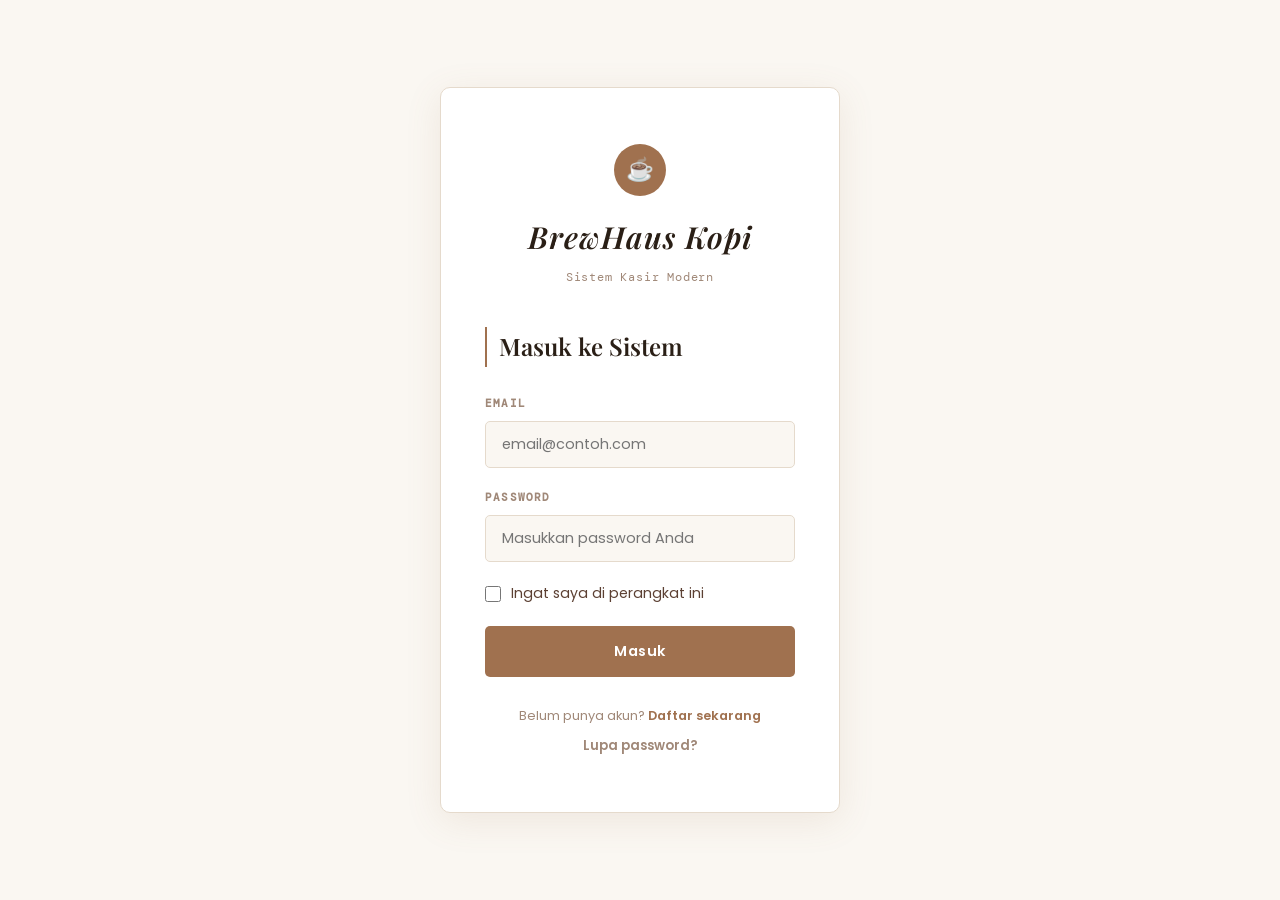
<file: G-Coffe/login.html>
<!DOCTYPE html>
<html lang="id">
<head>
  <meta charset="UTF-8" />
  <meta name="viewport" content="width=device-width, initial-scale=1.0" />
  <title>Masuk — BrewHaus Kopi</title>
  <link rel="stylesheet" href="style.css" />
</head>
<body class="auth-body">

  <div class="auth-card">
    <!-- Logo -->
    <div class="auth-logo">
      <div class="auth-logo-icon">☕</div>
      <h1>BrewHaus Kopi</h1>
      <p>Sistem Kasir Modern</p>
    </div>

    <h2 class="auth-title">Masuk ke Sistem</h2>

    <!-- Form Login -->
    <form action="index.html" method="get">

      <div class="form-group">
        <label class="form-label" for="email">Email</label>
        <input
          class="form-control"
          type="email"
          id="email"
          name="email"
          placeholder="email@contoh.com"
          required
        />
      </div>

      <div class="form-group">
        <label class="form-label" for="password">Password</label>
        <input
          class="form-control"
          type="password"
          id="password"
          name="password"
          placeholder="Masukkan password Anda"
          required
        />
      </div>

      <div class="form-group" style="display:flex; align-items:center; gap:.6rem;">
        <input type="checkbox" id="ingat" name="ingat" style="width:16px; height:16px; accent-color: var(--caramel); cursor:pointer;" />
        <label for="ingat" style="font-size:.88rem; color:var(--text-mid); cursor:pointer;">Ingat saya di perangkat ini</label>
      </div>

      <a href="index.html" class="btn-primary">Masuk</a>
    </form>

    <div class="auth-footer">
      Belum punya akun? <a href="register.html">Daftar sekarang</a>
    </div>
    <div class="auth-footer" style="margin-top:.5rem;">
      <a href="#" style="color:var(--text-light); font-size:.82rem;">Lupa password?</a>
    </div>
  </div>

</body>
</html>
</file>
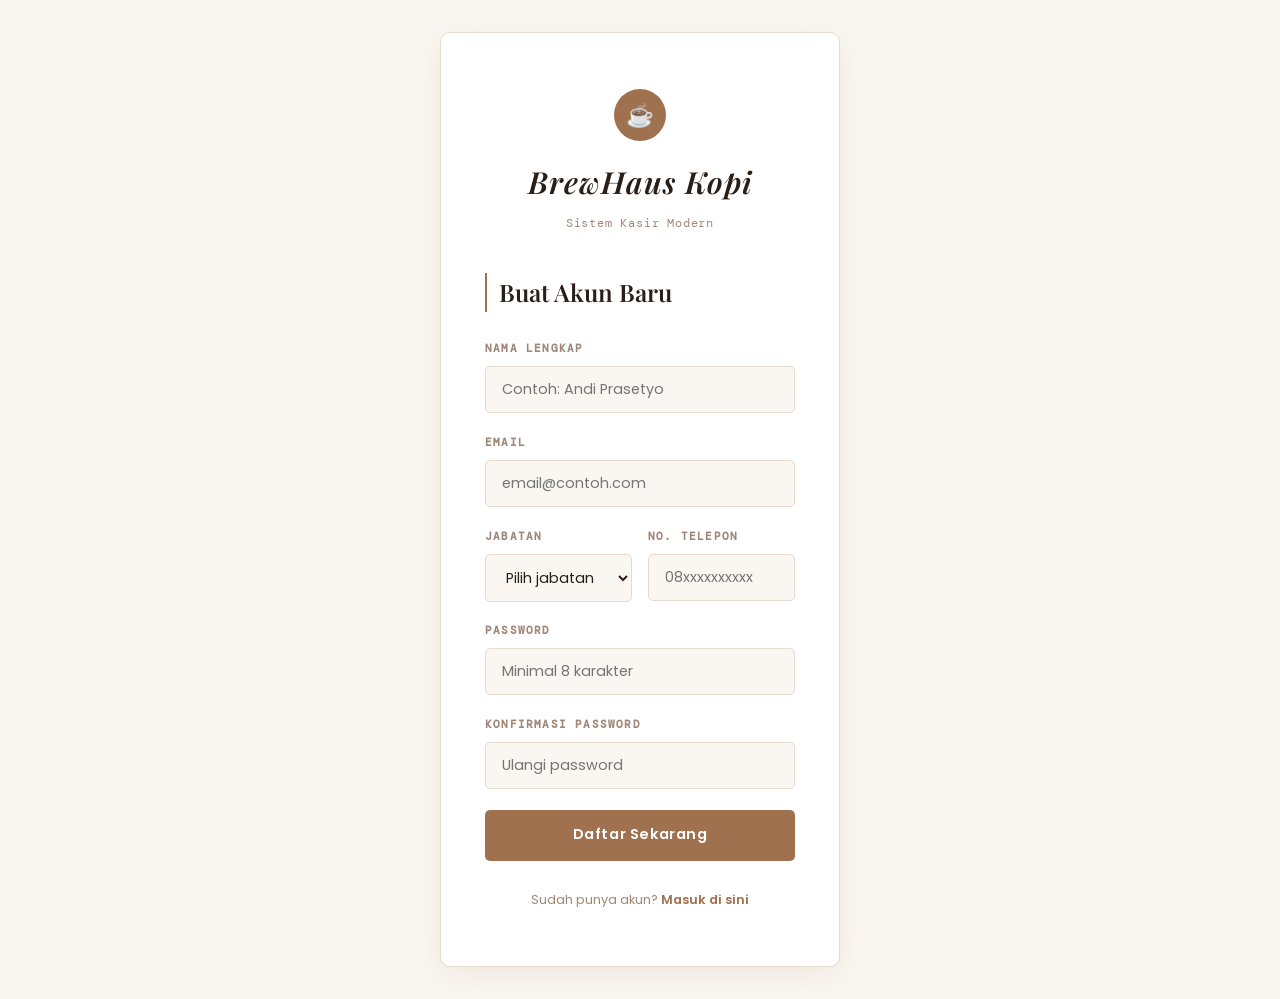
<file: G-Coffe/register.html>
<!DOCTYPE html>
<html lang="id">
<head>
  <meta charset="UTF-8" />
  <meta name="viewport" content="width=device-width, initial-scale=1.0" />
  <title>Daftar Akun — BrewHaus Kopi</title>
  <link rel="stylesheet" href="style.css" />
</head>
<body class="auth-body">

  <div class="auth-card">
    <!-- Logo -->
    <div class="auth-logo">
      <div class="auth-logo-icon">☕</div>
      <h1>BrewHaus Kopi</h1>
      <p>Sistem Kasir Modern</p>
    </div>

    <h2 class="auth-title">Buat Akun Baru</h2>

    <!-- Form Register -->
    <form action="login.html" method="get">

      <div class="form-group">
        <label class="form-label" for="nama">Nama Lengkap</label>
        <input
          class="form-control"
          type="text"
          id="nama"
          name="nama"
          placeholder="Contoh: Andi Prasetyo"
          required
        />
      </div>

      <div class="form-group">
        <label class="form-label" for="email">Email</label>
        <input
          class="form-control"
          type="email"
          id="email"
          name="email"
          placeholder="email@contoh.com"
          required
        />
      </div>

      <div class="form-row">
        <div class="form-group">
          <label class="form-label" for="role">Jabatan</label>
          <select class="form-control" id="role" name="role" required>
            <option value="" disabled selected>Pilih jabatan</option>
            <option value="kasir">Kasir</option>
            <option value="manajer">Manajer</option>
            <option value="admin">Admin</option>
          </select>
        </div>
        <div class="form-group">
          <label class="form-label" for="telepon">No. Telepon</label>
          <input
            class="form-control"
            type="tel"
            id="telepon"
            name="telepon"
            placeholder="08xxxxxxxxxx"
          />
        </div>
      </div>

      <div class="form-group">
        <label class="form-label" for="password">Password</label>
        <input
          class="form-control"
          type="password"
          id="password"
          name="password"
          placeholder="Minimal 8 karakter"
          required
        />
      </div>

      <div class="form-group">
        <label class="form-label" for="konfirmasi">Konfirmasi Password</label>
        <input
          class="form-control"
          type="password"
          id="konfirmasi"
          name="konfirmasi"
          placeholder="Ulangi password"
          required
        />
      </div>

      <a href="login.html" class="btn-primary">Daftar Sekarang</a>
    </form>

    <div class="auth-footer">
      Sudah punya akun? <a href="login.html">Masuk di sini</a>
    </div>
  </div>

</body>
</html>
</file>
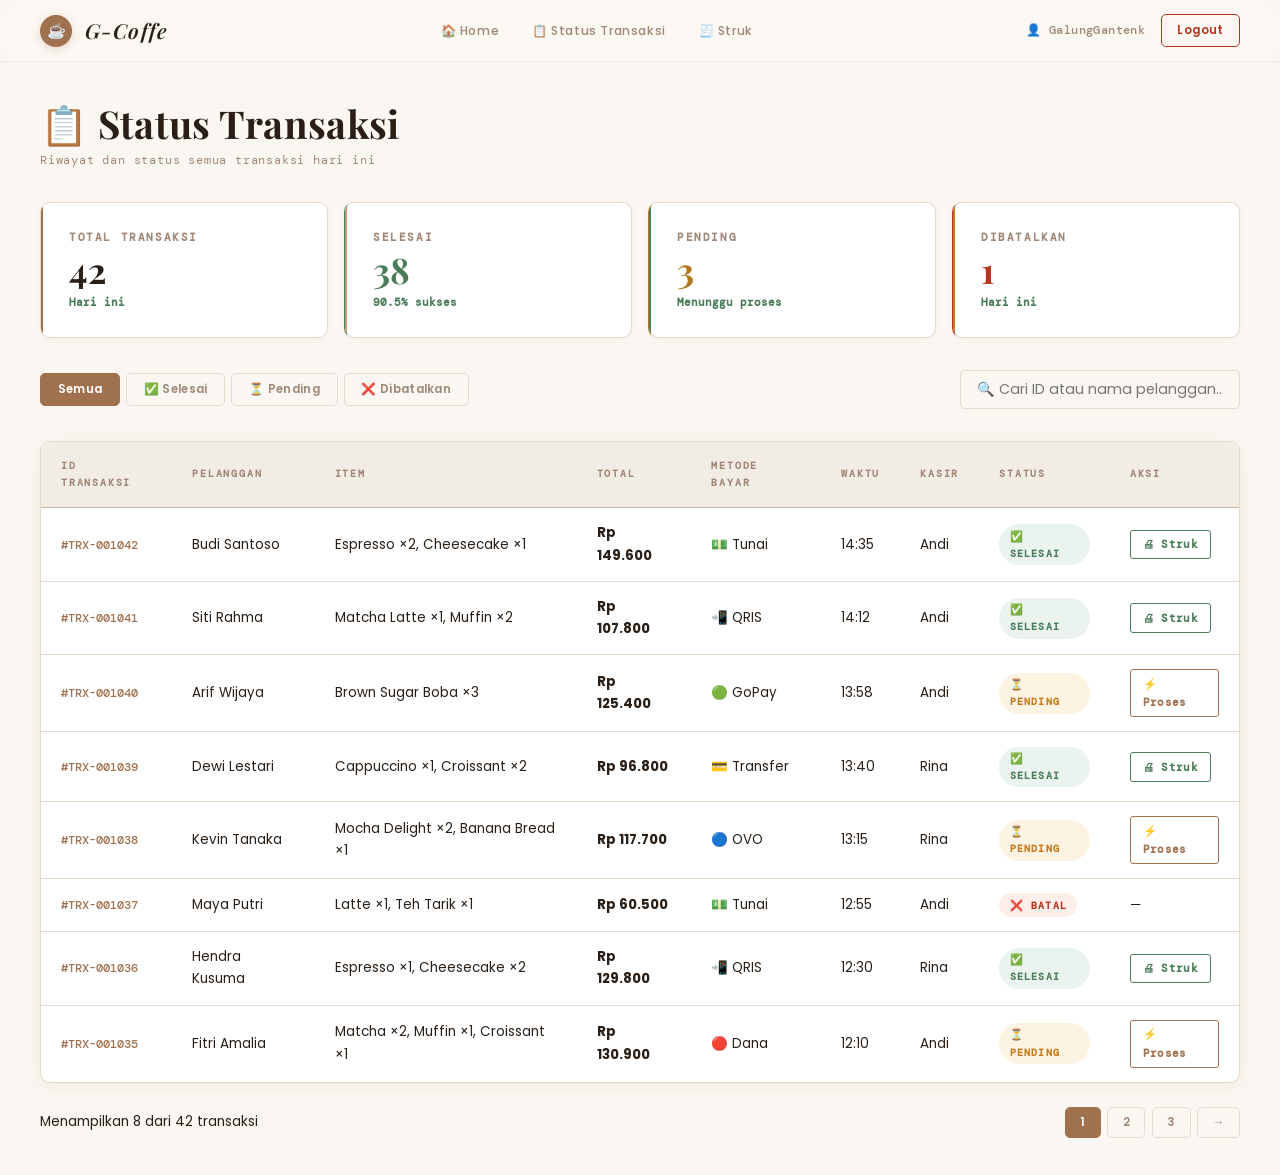
<file: G-Coffe/status.html>
<!DOCTYPE html>
<html lang="id">
<head>
  <meta charset="UTF-8" />
  <meta name="viewport" content="width=device-width, initial-scale=1.0" />
  <title>Status Transaksi — BrewHaus Kopi</title>
  <link rel="stylesheet" href="style.css" />
</head>
<body>

  <nav class="navbar" id="mainNavbar">
    <div class="navbar-brand">
      <div class="navbar-logo">☕</div>
      <span class="navbar-title">G-Coffe</span>
    </div>

   <ul class="navbar-nav">
      <li><a href="index.html"   class="nav-link" data-section="home">🏠 Home</a></li>
      <li><a href="status.html" class="nav-link">📋 Status Transaksi</a></li>
      <li><a href="struk.html"  class="nav-link">🧾 Struk</a></li>
    </ul>

   <div class="navbar-right">
      <span class="navbar-user">👤 GalungGantenk</span>
      <a href="login.html" class="btn-logout">Logout</a>
    </div>
  </nav>


  <!-- ===== MAIN ===== -->
  <div class="page-wrapper">
    <div class="page-header">
      <h1 class="page-title">📋 Status Transaksi</h1>
      <p class="page-subtitle">Riwayat dan status semua transaksi hari ini</p>
    </div>

    <!-- Stats Bar -->
    <div class="stats-bar" style="margin-bottom:2rem;">
      <div class="stat-card">
        <div class="stat-label">Total Transaksi</div>
        <div class="stat-value">42</div>
        <div class="stat-note">Hari ini</div>
      </div>
      <div class="stat-card" style="border-left-color:var(--success);">
        <div class="stat-label">Selesai</div>
        <div class="stat-value" style="color:var(--success);">38</div>
        <div class="stat-note">90.5% sukses</div>
      </div>
      <div class="stat-card" style="border-left-color:#b07a20;">
        <div class="stat-label">Pending</div>
        <div class="stat-value" style="color:#b07a20;">3</div>
        <div class="stat-note">Menunggu proses</div>
      </div>
      <div class="stat-card" style="border-left-color:var(--danger);">
        <div class="stat-label">Dibatalkan</div>
        <div class="stat-value" style="color:var(--danger);">1</div>
        <div class="stat-note">Hari ini</div>
      </div>
    </div>

    <!-- Filter & Search -->
    <div class="status-header">
      <div class="filter-group">
        <button class="filter-btn active-filter">Semua</button>
        <button class="filter-btn">✅ Selesai</button>
        <button class="filter-btn">⏳ Pending</button>
        <button class="filter-btn">❌ Dibatalkan</button>
      </div>
      <div style="margin-left:auto;">
        <input
          class="form-control"
          type="text"
          placeholder="🔍 Cari ID atau nama pelanggan..."
          style="width:280px; padding:.5rem 1rem; font-size:.88rem;"
        />
      </div>
    </div>

    <!-- Tabel Transaksi -->
    <div class="transaction-table-wrap">
      <table class="transaction-table">
        <thead>
          <tr>
            <th>ID Transaksi</th>
            <th>Pelanggan</th>
            <th>Item</th>
            <th>Total</th>
            <th>Metode Bayar</th>
            <th>Waktu</th>
            <th>Kasir</th>
            <th>Status</th>
            <th>Aksi</th>
          </tr>
        </thead>
        <tbody>
          <tr>
            <td><span class="tx-id">#TRX-001042</span></td>
            <td>Budi Santoso</td>
            <td>Espresso ×2, Cheesecake ×1</td>
            <td><strong>Rp 149.600</strong></td>
            <td>💵 Tunai</td>
            <td>14:35</td>
            <td>Andi</td>
            <td><span class="badge badge-success">✅ Selesai</span></td>
            <td>
              <a href="struk.html" class="btn-action btn-print">🖨 Struk</a>
            </td>
          </tr>
          <tr>
            <td><span class="tx-id">#TRX-001041</span></td>
            <td>Siti Rahma</td>
            <td>Matcha Latte ×1, Muffin ×2</td>
            <td><strong>Rp 107.800</strong></td>
            <td>📲 QRIS</td>
            <td>14:12</td>
            <td>Andi</td>
            <td><span class="badge badge-success">✅ Selesai</span></td>
            <td>
              <a href="struk.html" class="btn-action btn-print">🖨 Struk</a>
            </td>
          </tr>
          <tr>
            <td><span class="tx-id">#TRX-001040</span></td>
            <td>Arif Wijaya</td>
            <td>Brown Sugar Boba ×3</td>
            <td><strong>Rp 125.400</strong></td>
            <td>🟢 GoPay</td>
            <td>13:58</td>
            <td>Andi</td>
            <td><span class="badge badge-pending">⏳ Pending</span></td>
            <td>
              <a href="checkout.html" class="btn-action btn-detail">⚡ Proses</a>
            </td>
          </tr>
          <tr>
            <td><span class="tx-id">#TRX-001039</span></td>
            <td>Dewi Lestari</td>
            <td>Cappuccino ×1, Croissant ×2</td>
            <td><strong>Rp 96.800</strong></td>
            <td>💳 Transfer</td>
            <td>13:40</td>
            <td>Rina</td>
            <td><span class="badge badge-success">✅ Selesai</span></td>
            <td>
              <a href="struk.html" class="btn-action btn-print">🖨 Struk</a>
            </td>
          </tr>
          <tr>
            <td><span class="tx-id">#TRX-001038</span></td>
            <td>Kevin Tanaka</td>
            <td>Mocha Delight ×2, Banana Bread ×1</td>
            <td><strong>Rp 117.700</strong></td>
            <td>🔵 OVO</td>
            <td>13:15</td>
            <td>Rina</td>
            <td><span class="badge badge-pending">⏳ Pending</span></td>
            <td>
              <a href="checkout.html" class="btn-action btn-detail">⚡ Proses</a>
            </td>
          </tr>
          <tr>
            <td><span class="tx-id">#TRX-001037</span></td>
            <td>Maya Putri</td>
            <td>Latte ×1, Teh Tarik ×1</td>
            <td><strong>Rp 60.500</strong></td>
            <td>💵 Tunai</td>
            <td>12:55</td>
            <td>Andi</td>
            <td><span class="badge badge-cancel">❌ Batal</span></td>
            <td>
              <span style="font-size:.8rem; color:var(--text-light);">—</span>
            </td>
          </tr>
          <tr>
            <td><span class="tx-id">#TRX-001036</span></td>
            <td>Hendra Kusuma</td>
            <td>Espresso ×1, Cheesecake ×2</td>
            <td><strong>Rp 129.800</strong></td>
            <td>📲 QRIS</td>
            <td>12:30</td>
            <td>Rina</td>
            <td><span class="badge badge-success">✅ Selesai</span></td>
            <td>
              <a href="struk.html" class="btn-action btn-print">🖨 Struk</a>
            </td>
          </tr>
          <tr>
            <td><span class="tx-id">#TRX-001035</span></td>
            <td>Fitri Amalia</td>
            <td>Matcha ×2, Muffin ×1, Croissant ×1</td>
            <td><strong>Rp 130.900</strong></td>
            <td>🔴 Dana</td>
            <td>12:10</td>
            <td>Andi</td>
            <td><span class="badge badge-pending">⏳ Pending</span></td>
            <td>
              <a href="checkout.html" class="btn-action btn-detail">⚡ Proses</a>
            </td>
          </tr>
        </tbody>
      </table>
    </div>

    <!-- Pagination -->
    <div style="display:flex; justify-content:space-between; align-items:center; margin-top:1.5rem; flex-wrap:wrap; gap:1rem;">
      <span style="font-size:.85rem; color:var(--text-light);">Menampilkan 8 dari 42 transaksi</span>
      <div style="display:flex; gap:.4rem;">
        <button class="filter-btn active-filter" style="padding:.4rem .9rem;">1</button>
        <button class="filter-btn" style="padding:.4rem .9rem;">2</button>
        <button class="filter-btn" style="padding:.4rem .9rem;">3</button>
        <button class="filter-btn" style="padding:.4rem .9rem;">→</button>
      </div>
    </div>

  </div><!-- / page-wrapper -->

</body>
</html>
</file>
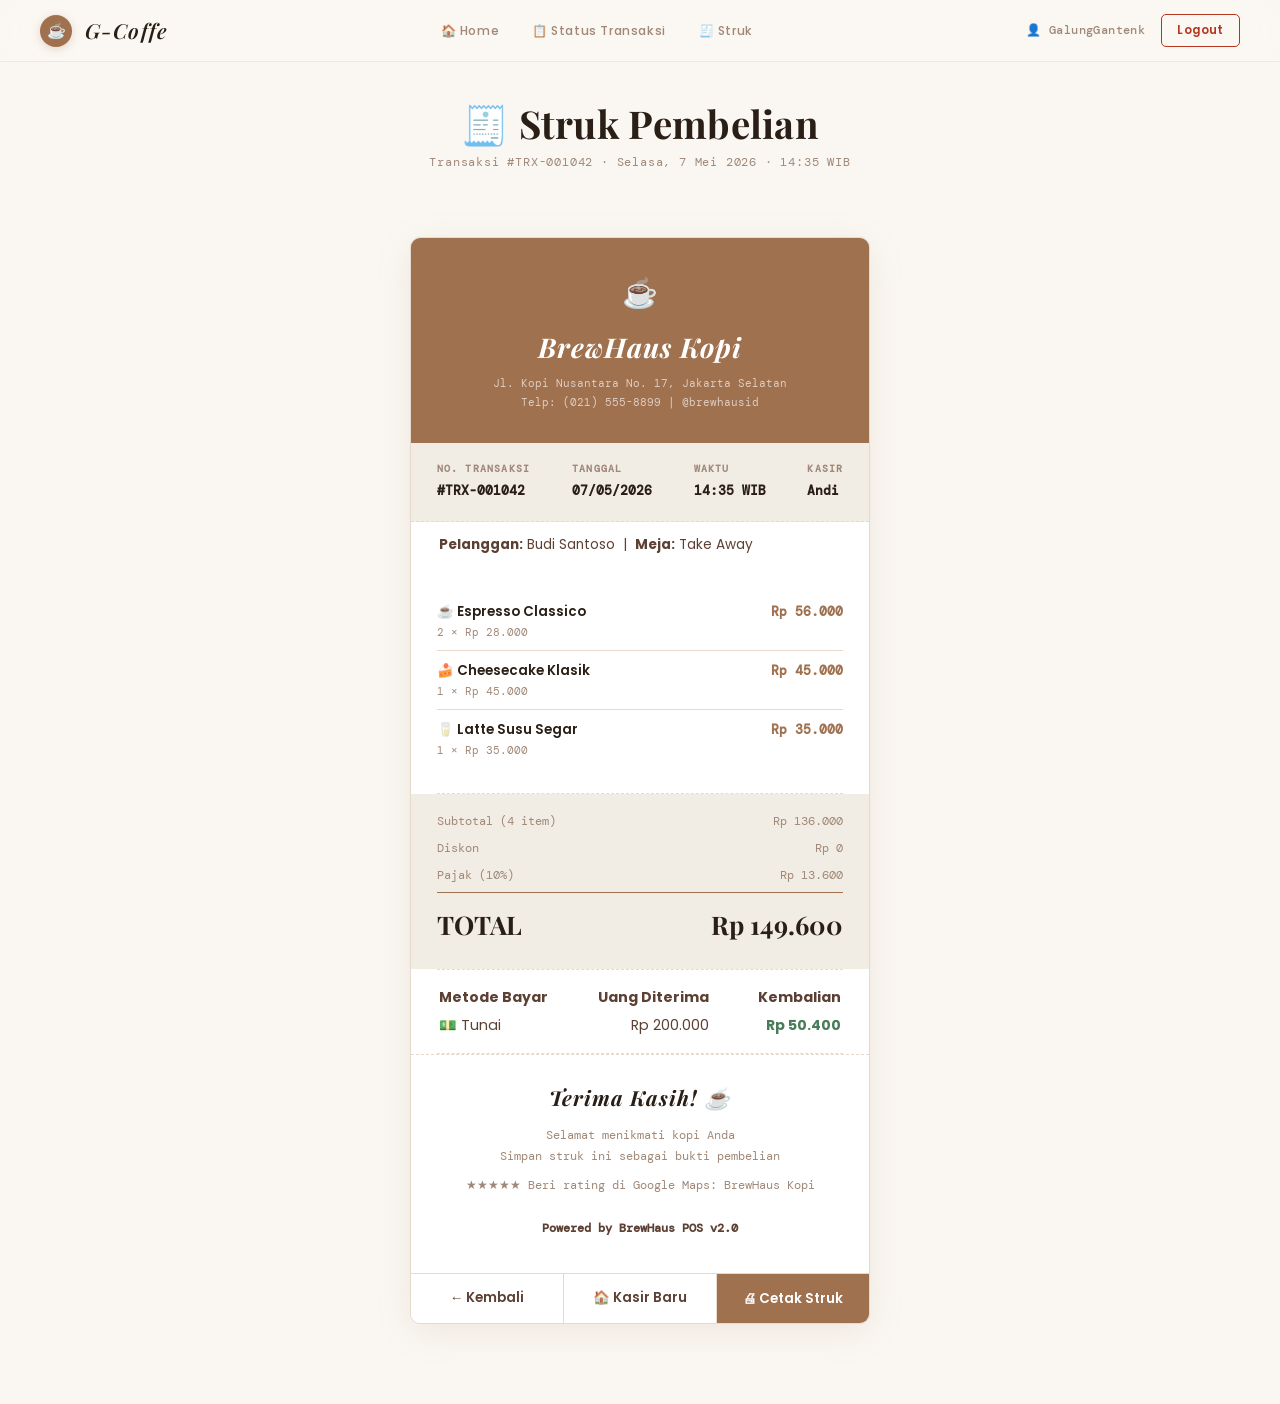
<file: G-Coffe/struk.html>
<!DOCTYPE html>
<html lang="id">
<head>
  <meta charset="UTF-8" />
  <meta name="viewport" content="width=device-width, initial-scale=1.0" />
  <title>Struk Pembelian — BrewHaus Kopi</title>
  <link rel="stylesheet" href="style.css" />
</head>
<body>

 <nav class="navbar" id="mainNavbar">
    <div class="navbar-brand">
      <div class="navbar-logo">☕</div>
      <span class="navbar-title">G-Coffe</span>
    </div>

    <ul class="navbar-nav">
      <li><a href="index.html"   class="nav-link" data-section="home">🏠 Home</a></li>
      <li><a href="status.html" class="nav-link">📋 Status Transaksi</a></li>
      <li><a href="struk.html"  class="nav-link">🧾 Struk</a></li>
    </ul>

    <div class="navbar-right">
      <span class="navbar-user">👤 GalungGantenk</span>
      <a href="login.html" class="btn-logout">Logout</a>
    </div>
  </nav>


  <!-- ===== MAIN ===== -->
  <div class="page-wrapper" style="padding-top:2.5rem; padding-bottom:2.5rem;">
    <div style="text-align:center; margin-bottom:1.5rem;">
      <h1 class="page-title" style="display:inline-block;">🧾 Struk Pembelian</h1>
      <p class="page-subtitle" style="margin-top:.35rem;">Transaksi #TRX-001042 · Selasa, 7 Mei 2026 · 14:35 WIB</p>
    </div>

    <div class="receipt-wrapper">
      <div class="receipt-card">

        <!-- Header Struk -->
        <div class="receipt-top">
          <div class="receipt-icon">☕</div>
          <h2>BrewHaus Kopi</h2>
          <p>Jl. Kopi Nusantara No. 17, Jakarta Selatan</p>
          <p>Telp: (021) 555-8899 | @brewhausid</p>
        </div>

        <!-- Meta Info -->
        <div class="receipt-meta">
          <div class="receipt-meta-item">
            <label>No. Transaksi</label>
            <span>#TRX-001042</span>
          </div>
          <div class="receipt-meta-item">
            <label>Tanggal</label>
            <span>07/05/2026</span>
          </div>
          <div class="receipt-meta-item">
            <label>Waktu</label>
            <span>14:35 WIB</span>
          </div>
          <div class="receipt-meta-item">
            <label>Kasir</label>
            <span>Andi</span>
          </div>
        </div>

        <!-- Pelanggan -->
        <div style="padding:.75rem 1.75rem; background:var(--cream); border-bottom:1px solid var(--cream-dark); font-size:.85rem; color:var(--text-mid);">
          <strong>Pelanggan:</strong> Budi Santoso &nbsp;|&nbsp; <strong>Meja:</strong> Take Away
        </div>

        <!-- Item List -->
        <div class="receipt-items">
          <div class="receipt-item-row">
            <div class="receipt-item-left">
              <div class="item-name">☕ Espresso Classico</div>
              <div class="item-qty">2 × Rp 28.000</div>
            </div>
            <div class="receipt-item-right">Rp 56.000</div>
          </div>

          <div class="receipt-item-row">
            <div class="receipt-item-left">
              <div class="item-name">🍰 Cheesecake Klasik</div>
              <div class="item-qty">1 × Rp 45.000</div>
            </div>
            <div class="receipt-item-right">Rp 45.000</div>
          </div>

          <div class="receipt-item-row">
            <div class="receipt-item-left">
              <div class="item-name">🥛 Latte Susu Segar</div>
              <div class="item-qty">1 × Rp 35.000</div>
            </div>
            <div class="receipt-item-right">Rp 35.000</div>
          </div>
        </div>

        <hr class="receipt-divider" />

        <!-- Total Block -->
        <div class="receipt-total-block">
          <div class="receipt-total-row">
            <span>Subtotal (4 item)</span>
            <span>Rp 136.000</span>
          </div>
          <div class="receipt-total-row">
            <span>Diskon</span>
            <span>Rp 0</span>
          </div>
          <div class="receipt-total-row">
            <span>Pajak (10%)</span>
            <span>Rp 13.600</span>
          </div>
          <div class="receipt-total-row grand">
            <span>TOTAL</span>
            <span>Rp 149.600</span>
          </div>
        </div>

        <hr class="receipt-divider" />

        <!-- Payment Info -->
        <div style="padding:1rem 1.75rem; display:flex; justify-content:space-between; font-size:.88rem; color:var(--text-mid);">
          <div>
            <div style="font-weight:700; margin-bottom:.3rem;">Metode Bayar</div>
            <div>💵 Tunai</div>
          </div>
          <div style="text-align:right;">
            <div style="font-weight:700; margin-bottom:.3rem;">Uang Diterima</div>
            <div>Rp 200.000</div>
          </div>
          <div style="text-align:right;">
            <div style="font-weight:700; margin-bottom:.3rem;">Kembalian</div>
            <div style="color:var(--success); font-weight:700;">Rp 50.400</div>
          </div>
        </div>

        <hr class="receipt-divider" />

        <!-- Footer Struk -->
        <div class="receipt-bottom">
          <div class="thank-you">Terima Kasih! ☕</div>
          <p>Selamat menikmati kopi Anda</p>
          <p>Simpan struk ini sebagai bukti pembelian</p>
          <p style="margin-top:.5rem; font-size:.75rem; color:var(--cream-dark);">
            ★★★★★ Beri rating di Google Maps: BrewHaus Kopi
          </p>
          <div style="margin-top:.75rem; padding:.6rem 1.25rem; background:var(--cream-dark); border-radius:var(--radius-sm); display:inline-block;">
            <div style="font-size:.72rem; color:var(--text-mid); font-weight:600;">Powered by BrewHaus POS v2.0</div>
          </div>
        </div>

        <!-- Action Buttons -->
        <div class="receipt-actions">
          <a href="status.html" class="btn-secondary">← Kembali</a>
          <a href="index.html" class="btn-secondary">🏠 Kasir Baru</a>
          <button class="btn-print-receipt" onclick="window.print()">🖨 Cetak Struk</button>
        </div>

      </div><!-- / receipt-card -->
    </div><!-- / receipt-wrapper -->
  </div><!-- / page-wrapper -->

</body>
</html>
</file>
<file: G-Coffe/style.css>
@import url('https://fonts.googleapis.com/css2?family=Playfair+Display:ital,wght@0,400;0,600;0,700;1,400;1,600&family=Poppins:wght@300;400;500;600;700&family=DM+Mono:wght@400;500&display=swap');

/* ---- CSS Variables ---- */
:root {
  /* Palette — Warm Cream & Light Tan (lebih cerah dari versi lama) */
  --black:        #1C1410;
  --white:        #FFFFFF;
  --page-bg:      #FAF7F2;
  --surface:      #FFFFFF;
  --surface-2:    #F2EDE4;
  --border:       #E5DACC;
  --border-dark:  #C8B8A2;
  --muted:        #A08878;
  --text:         #2A1F16;
  --text-mid:     #5C4033;

  /* Accent — Tan/Caramel lebih cerah (bukan coklat tua) */
  --blue:         #A0714F;   /* caramel tan — jauh lebih cerah */
  --blue-light:   #C49A78;
  --blue-pale:    #F7F0E8;
  --blue-dark:    #7A5238;
  --blue-shadow:  #DFC4A8;

  /* Semantic */
  --success:      #4A7C59;
  --success-pale: #EAF3EE;
  --danger:       #B5351E;
  --danger-pale:  #FDEEE9;
  --warning:      #C47A1A;
  --warning-pale: #FDF3E3;

  /* Typography */
  --font-display: 'Playfair Display', Georgia, serif;
  --font-body:    'Poppins', sans-serif;
  --font-mono:    'DM Mono', monospace;

  /* Geometry */
  --radius:       5px;
  --radius-sm:    3px;
  --radius-lg:    10px;
  --border-w:     1px;

  /* Shadows — warm & very light */
  --shadow-sm:    0 1px 6px rgba(160, 113, 79, 0.07);
  --shadow-md:    0 4px 18px rgba(160, 113, 79, 0.10);
  --shadow-lg:    0 8px 36px rgba(160, 113, 79, 0.12);
  --shadow-blue:  0 4px 14px rgba(160, 113, 79, 0.22);

  /* Motion */
  --transition:       .22s cubic-bezier(.4, 0, .2, 1);
  --transition-slow:  .4s  cubic-bezier(.4, 0, .2, 1);
  --transition-link:  .28s cubic-bezier(.25, .46, .45, .94);
}

/* ---- Reset ---- */
*, *::before, *::after { box-sizing: border-box; margin: 0; padding: 0; }
html { scroll-behavior: smooth; }
body {
  font-family: var(--font-body);
  background: var(--page-bg);
  color: var(--text);
  min-height: 100vh;
  font-weight: 400;
  line-height: 1.65;
}
a { text-decoration: none; color: inherit; transition: color var(--transition-link); }
a:hover { color: var(--blue); }
img { max-width: 100%; display: block; }
ul { list-style: none; }

/* ===============================
   NAVBAR
   =============================== */
.navbar {
  background: rgba(250, 247, 242, 0.82);
  backdrop-filter: blur(18px) saturate(1.5);
  -webkit-backdrop-filter: blur(18px) saturate(1.5);
  border-bottom: 1px solid rgba(229, 218, 204, 0.5);
  padding: 0 2.5rem;
  display: flex;
  align-items: center;
  justify-content: space-between;
  height: 62px;
  position: sticky;
  top: 0;
  z-index: 1000;
  transition: background var(--transition-slow), box-shadow var(--transition-slow),
              border-color var(--transition-slow);
}

/* Shadow muncul saat di-scroll */
.navbar.scrolled {
  background: rgba(250, 247, 242, 0.97);
  box-shadow: 0 1px 20px rgba(160, 113, 79, 0.10);
  border-bottom-color: rgba(229, 218, 204, 0.8);
}

.navbar-brand {
  display: flex;
  align-items: center;
  gap: .8rem;
}

.navbar-logo {
  width: 32px; height: 32px;
  background: var(--blue);
  border-radius: 50%;
  display: flex; align-items: center; justify-content: center;
  font-size: .95rem;
  flex-shrink: 0;
  transition: transform var(--transition), background var(--transition);
  box-shadow: 0 2px 8px rgba(160,113,79,.25);
}
.navbar-logo:hover { transform: scale(1.07); background: var(--blue-dark); }

.navbar-title {
  font-family: var(--font-display);
  font-size: 1.3rem;
  color: var(--text);
  letter-spacing: 1.2px;
  font-style: italic;
  font-weight: 600;
}

.navbar-nav {
  display: flex;
  align-items: center;
  gap: .05rem;
}

/* nav-link + animated underline */
.nav-link {
  color: var(--muted);
  font-size: .76rem;
  font-weight: 500;
  padding: .5rem 1rem;
  letter-spacing: .6px;
  text-transform: capitalize;
  position: relative;
  transition: color var(--transition-link);
}

.nav-link::after {
  content: '';
  position: absolute;
  bottom: 4px; left: 1rem; right: 1rem;
  height: 1.5px;
  background: var(--blue);
  border-radius: 2px;
  transform: scaleX(0);
  transform-origin: center;
  transition: transform .38s cubic-bezier(.25, .46, .45, .94);
}

.nav-link:hover        { color: var(--blue); }
.nav-link:hover::after { transform: scaleX(1); }
.nav-link.active       { color: var(--blue); }
.nav-link.active::after{ transform: scaleX(1); }

.navbar-right {
  display: flex;
  align-items: center;
  gap: 1rem;
}

.navbar-user {
  color: var(--muted);
  font-size: .75rem;
  font-weight: 500;
  font-family: var(--font-mono);
  letter-spacing: .4px;
}

.btn-logout {
  background: transparent;
  color: var(--danger);
  border: 1px solid var(--danger);
  border-radius: var(--radius);
  padding: .36rem .95rem;
  font-family: var(--font-body);
  font-size: .73rem;
  font-weight: 600;
  cursor: pointer;
  transition: background var(--transition), color var(--transition);
  text-decoration: none;
  display: inline-block;
  letter-spacing: .4px;
}
.btn-logout:hover { background: var(--danger); color: var(--white); }

/* ===============================
   HOME SECTION
   =============================== */
.home-wrapper {
  height: 100vh;
  display: flex;
  align-items: center;
  justify-content: flex-end;          /* teks di KANAN */
  background-image: url("FolderFOTO/backgroundcoffe.jpg");
  background-size: cover;
  background-position: center;
  background-repeat: no-repeat;
  position: relative;
}

/* Overlay — lebih gelap di sisi kanan agar teks terbaca */
.home-wrapper::before {
  content: '';
  position: absolute;
  inset: 0;
  background: linear-gradient(
    to left,
    rgba(15, 8, 3, 0.58) 0%,
    rgba(15, 8, 3, 0.28) 50%,
    rgba(15, 8, 3, 0.05) 100%
  );
  pointer-events: none;
}

.home-text {
  position: relative;
  z-index: 2;
  margin-right: 7%;
  max-width: 420px;
  text-align: right;        /* rata kanan */
}

/* Garis dekoratif tipis di bawah (kanan) */
.home-text::after {
  content: '';
  display: block;
  width: 36px;
  height: 1.5px;
  background: rgba(255, 240, 200, 0.6);
  margin: 1.25rem 0 0 auto;
}

.home-text h1 {
  font-family: var(--font-display);
  font-size: 3rem;
  font-weight: 700;
  font-style: italic;
  color: #FDEFC8;
  text-shadow: 0 2px 22px rgba(0,0,0,0.45);
  line-height: 1.18;
  margin-bottom: 14px;
  letter-spacing: .3px;
}

.home-text p {
  font-family: var(--font-body);
  font-size: .95rem;
  font-weight: 400;
  color: rgba(255, 245, 220, 0.86);
  text-shadow: 0 1px 10px rgba(0,0,0,0.45);
  line-height: 1.8;
  margin-bottom: 26px;
  letter-spacing: .15px;
}

.home-text .btn-cta {
  display: inline-block;
  padding: .7rem 1.85rem;
  background: transparent;
  color: #FDEFC8;
  border: 1.5px solid rgba(253, 239, 200, 0.55);
  border-radius: var(--radius);
  font-family: var(--font-body);
  font-size: .8rem;
  font-weight: 600;
  letter-spacing: 1.2px;
  text-transform: uppercase;
  backdrop-filter: blur(6px);
  transition: background var(--transition), border-color var(--transition),
              color var(--transition);
  cursor: pointer;
  text-decoration: none;
}
.home-text .btn-cta:hover {
  background: rgba(253, 239, 200, 0.22);
  border-color: rgba(253, 239, 200, 0.9);
  color: #fff;
}

/* ===============================
   ABOUT SECTION
   =============================== */
.about-section {
  padding: 7rem 0;
  background: var(--page-bg);
}

.about-inner {
  max-width: 1360px;
  margin: 0 auto;
  padding: 0 3rem;
  display: grid;
  grid-template-columns: 1fr 1fr;
  gap: 5rem;
  align-items: center;
}

/* Kolom kiri — gambar */
.about-img-col { position: relative; }

.about-img-wrap {
  position: relative;
  border-radius: var(--radius-lg);
  overflow: hidden;
  aspect-ratio: 4 / 5;
}

.about-img-wrap img {
  width: 100%; height: 100%;
  object-fit: cover;
  display: block;
  transition: transform .6s ease;
  
}
.about-img-wrap:hover img { transform: scale(1.025); }

/* Frame offset dekoratif */
.about-img-wrap::after {
  content: '';
  position: absolute;
  inset: -12px;
  border: 1px solid var(--border-dark);
  border-radius: var(--radius-lg);
  z-index: -1;
  pointer-events: none;
}

/* Badge tahun */
.about-year-badge {
  position: absolute;
  bottom: -1.2rem;
  right: -1.2rem;
  width: 90px; height: 90px;
  background: var(--blue);
  border-radius: 50%;
  display: flex; flex-direction: column;
  align-items: center; justify-content: center;
  color: var(--white);
  z-index: 2;
  box-shadow: var(--shadow-md);
}
.about-year-badge .year-num {
  font-family: var(--font-display);
  font-size: 1.45rem;
  font-weight: 700;
  line-height: 1;
}
.about-year-badge .year-label {
  font-size: .58rem;
  font-family: var(--font-mono);
  letter-spacing: 1.2px;
  opacity: .75;
  text-transform: uppercase;
  margin-top: 2px;
}

/* Kolom kanan — teks */
.about-eyebrow {
  font-size: .64rem;
  font-weight: 600;
  text-transform: uppercase;
  letter-spacing: 2.5px;
  color: var(--blue-light);
  font-family: var(--font-mono);
  margin-bottom: 1rem;
  display: flex;
  align-items: center;
  gap: .6rem;
}
.about-eyebrow::before {
  content: '';
  display: inline-block;
  width: 22px; height: 1px;
  background: var(--blue-light);
}

.about-heading {
  font-family: var(--font-display);
  font-size: 2.7rem;
  font-weight: 700;
  color: var(--text);
  line-height: 1.18;
  margin-bottom: 1.5rem;
}
.about-heading em { font-style: italic; color: var(--blue); }

.about-body {
  font-size: .91rem;
  color: var(--muted);
  line-height: 1.85;
  margin-bottom: 1.1rem;
}

.about-divider {
  width: 32px; height: 1px;
  background: var(--border-dark);
  margin: 1.75rem 0;
}

.about-stats {
  display: grid;
  grid-template-columns: repeat(3, 1fr);
  gap: 1.5rem;
  margin-bottom: 2rem;
}
.about-stat-num {
  font-family: var(--font-display);
  font-size: 2rem;
  font-weight: 700;
  color: var(--text);
  line-height: 1;
}
.about-stat-label {
  font-size: .66rem;
  color: var(--muted);
  font-family: var(--font-mono);
  letter-spacing: .8px;
  text-transform: uppercase;
  margin-top: .3rem;
}

.about-values {
  display: flex;
  flex-direction: column;
  gap: .7rem;
  margin-bottom: 2.25rem;
}
.about-value-item {
  display: flex;
  align-items: flex-start;
  gap: .85rem;
  font-size: .86rem;
  color: var(--text-mid);
  line-height: 1.6;
}
.about-value-dot {
  width: 5px; height: 5px;
  border-radius: 50%;
  background: var(--blue);
  margin-top: .52rem;
  flex-shrink: 0;
}

.about-cta {
  display: inline-flex;
  align-items: center;
  gap: .55rem;
  font-size: .78rem;
  font-weight: 600;
  color: var(--blue);
  letter-spacing: .6px;
  text-transform: uppercase;
  font-family: var(--font-body);
  border-bottom: 1px solid var(--blue);
  padding-bottom: .15rem;
  transition: color var(--transition-link), border-color var(--transition-link);
  text-decoration: none;
  cursor: pointer;
}
.about-cta:hover { color: var(--blue-dark); border-color: var(--blue-dark); }
.about-cta-arrow { display: inline-block; transition: transform var(--transition); }
.about-cta:hover .about-cta-arrow { transform: translateX(4px); }

/* ===============================
   MAIN LAYOUT
   =============================== */
.page-wrapper {
  max-width: 1400px;
  margin: 0 auto;
  padding: 2.5rem 2.5rem;
}

.page-header { margin-bottom: 2rem; }

.page-title {
  font-family: var(--font-display);
  font-size: 2.4rem;
  color: var(--text);
  font-weight: 700;
  letter-spacing: .3px;
  line-height: 1.1;
}

.page-subtitle {
  color: var(--muted);
  font-size: .75rem;
  margin-top: .4rem;
  font-family: var(--font-mono);
  letter-spacing: .8px;
}

/* ===============================
   STATS BAR
   =============================== */
.stats-bar {
  display: grid;
  grid-template-columns: repeat(4, 1fr);
  gap: 16px;
  margin-bottom: 2.5rem;
}

.stat-card {
  background: var(--surface);
  border: 1px solid var(--border);
  border-radius: var(--radius-lg);
  padding: 1.6rem 1.75rem;
  transition: box-shadow var(--transition), transform var(--transition);
  position: relative;
  overflow: hidden;
  box-shadow: var(--shadow-sm);
}

/* Garis kiri tipis — editorial accent */
.stat-card::before {
  content: '';
  position: absolute;
  top: 0; left: 0;
  width: 2px; height: 100%;
  background: var(--blue);
}
.stat-card:nth-child(2)::before { background: var(--blue-light); }
.stat-card:nth-child(3)::before { background: var(--success); }
.stat-card:nth-child(4)::before { background: var(--warning); }

.stat-card:hover { box-shadow: var(--shadow-md); transform: translateY(-2px); }

.stat-label {
  font-size: .66rem;
  color: var(--muted);
  font-weight: 600;
  text-transform: uppercase;
  letter-spacing: 1.6px;
  font-family: var(--font-mono);
}
.stat-value {
  font-family: var(--font-display);
  font-size: 2.2rem;
  color: var(--text);
  font-weight: 700;
  margin-top: .35rem;
  letter-spacing: .3px;
  line-height: 1;
}
.stat-note {
  font-size: .68rem;
  color: var(--success);
  margin-top: .4rem;
  font-weight: 600;
  font-family: var(--font-mono);
}

/* ===============================
   KASIR LAYOUT
   =============================== */
.kasir-layout {
  display: grid;
  grid-template-columns: 1fr 360px;
  gap: 20px;
  align-items: start;
}

/* ---- Category Tabs ---- */
.category-tabs {
  display: flex;
  gap: 6px;
  margin-bottom: 1.1rem;
}

.tab-btn {
  padding: .45rem 1.15rem;
  border: 1px solid var(--border);
  border-radius: var(--radius);
  background: transparent;
  font-family: var(--font-body);
  font-size: .75rem;
  font-weight: 600;
  color: var(--muted);
  cursor: pointer;
  transition: background var(--transition), color var(--transition),
              border-color var(--transition);
  text-transform: capitalize;
  letter-spacing: .4px;
}
.tab-btn:hover, .tab-btn.active {
  background: var(--blue);
  color: var(--white);
  border-color: var(--blue);
}

/* ---- Product Grid ---- */
.product-grid {
  display: grid;
  grid-template-columns: repeat(auto-fill, minmax(172px, 1fr));
  gap: 16px;
}

.product-card {
  background: var(--surface);
  border: 1px solid var(--border);
  border-radius: var(--radius-lg);
  overflow: hidden;
  transition: box-shadow var(--transition), transform var(--transition);
  cursor: pointer;
  position: relative;
  box-shadow: var(--shadow-sm);
}
.product-card:hover { box-shadow: var(--shadow-md); transform: translateY(-3px); }
.product-card.out-of-stock { opacity: .38; pointer-events: none; }

img.product-img-placeholder {
  width: 100%; height: 140px;
  display: block; object-fit: cover; object-position: center;
}
div.product-img-placeholder {
  width: 100%; height: 140px;
  display: flex; align-items: center; justify-content: center;
  font-size: 2.7rem;
  background: var(--surface-2);
}

.product-body { padding: .9rem 1rem 1rem; }

.product-name {
  font-weight: 600;
  font-size: .84rem;
  color: var(--text);
  margin-bottom: .2rem;
  line-height: 1.3;
}
.product-desc {
  font-size: .71rem;
  color: var(--muted);
  margin-bottom: .5rem;
  font-family: var(--font-mono);
  line-height: 1.4;
}
.product-price {
  font-family: var(--font-display);
  font-size: 1.05rem;
  color: var(--blue);
  font-weight: 700;
  margin-bottom: .65rem;
}
.product-badge {
  position: absolute;
  top: .6rem; right: .6rem;
  background: var(--blue);
  color: var(--white);
  font-size: .61rem;
  font-weight: 700;
  padding: .18rem .52rem;
  border-radius: 999px;
  font-family: var(--font-mono);
  letter-spacing: .8px;
  text-transform: uppercase;
}

.btn-add {
  display: block;
  width: 100%;
  padding: .48rem .75rem;
  background: var(--blue);
  color: var(--white);
  border: none;
  border-radius: var(--radius);
  font-family: var(--font-body);
  font-size: .76rem;
  font-weight: 600;
  cursor: pointer;
  transition: background var(--transition);
  letter-spacing: .4px;
  text-align: center;
  text-decoration: none;
}
.btn-add:hover { background: var(--blue-dark); }

/* ===============================
   CART PANEL
   =============================== */
.cart-panel {
  background: var(--surface);
  border: 1px solid var(--border);
  border-radius: var(--radius-lg);
  overflow: hidden;
  position: sticky;
  top: 78px;
  box-shadow: var(--shadow-md);
}

.cart-header {
  background: var(--blue);
  color: var(--white);
  padding: 1rem 1.4rem;
  display: flex;
  align-items: center;
  justify-content: space-between;
}
.cart-header h3 {
  font-family: var(--font-display);
  font-size: 1.1rem;
  font-weight: 600;
  font-style: italic;
  letter-spacing: .5px;
}
.cart-count {
  background: var(--white);
  color: var(--blue);
  font-size: .7rem;
  font-weight: 700;
  width: 22px; height: 22px;
  border-radius: 50%;
  display: flex; align-items: center; justify-content: center;
  font-family: var(--font-mono);
}

.cart-body {
  padding: .9rem 1.2rem;
  max-height: 300px;
  overflow-y: auto;
  scroll-behavior: smooth;
}
.cart-body::-webkit-scrollbar { width: 2px; }
.cart-body::-webkit-scrollbar-track { background: var(--page-bg); }
.cart-body::-webkit-scrollbar-thumb { background: var(--blue-light); border-radius: 2px; }

.cart-item {
  display: flex;
  align-items: center;
  gap: .7rem;
  padding: .65rem 0;
  border-bottom: 1px solid var(--border);
}
.cart-item:last-child { border-bottom: none; }
.cart-item-emoji { font-size: 1.2rem; width: 28px; text-align: center; }

.cart-item-info { flex: 1; }
.cart-item-name { font-size: .8rem; font-weight: 600; color: var(--text); }
.cart-item-price { font-size: .7rem; color: var(--muted); font-family: var(--font-mono); }

.cart-qty { display: flex; align-items: center; gap: .3rem; }
.qty-btn {
  width: 22px; height: 22px;
  border: 1px solid var(--border);
  border-radius: var(--radius-sm);
  background: transparent;
  font-size: .82rem;
  font-weight: 600;
  cursor: pointer;
  display: flex; align-items: center; justify-content: center;
  color: var(--text);
  transition: background var(--transition), border-color var(--transition), color var(--transition);
}
.qty-btn:hover { background: var(--blue); border-color: var(--blue); color: var(--white); }
.qty-num {
  font-size: .82rem;
  font-weight: 600;
  min-width: 18px;
  text-align: center;
  font-family: var(--font-mono);
  color: var(--blue-dark);
}

.cart-empty { text-align: center; padding: 2.5rem 1rem; color: var(--muted); font-size: .8rem; }
.cart-empty-icon { font-size: 1.8rem; margin-bottom: .75rem; display: block; opacity: .25; }

/* Cart Summary */
.cart-summary {
  padding: 1rem 1.2rem;
  border-top: 1px solid var(--border);
  background: var(--surface-2);
}
.summary-row {
  display: flex;
  justify-content: space-between;
  font-size: .78rem;
  color: var(--muted);
  margin-bottom: .4rem;
  font-family: var(--font-mono);
}
.summary-row.total {
  font-family: var(--font-display);
  font-size: 1.3rem;
  font-weight: 700;
  color: var(--text);
  border-top: 1px solid var(--border);
  padding-top: .55rem;
  margin-top: .3rem;
}

/* Payment */
.cart-payment { padding: 1rem 1.2rem; border-top: 1px solid var(--border); }
.payment-label {
  font-size: .64rem;
  font-weight: 600;
  color: var(--muted);
  text-transform: uppercase;
  letter-spacing: 1.8px;
  margin-bottom: .7rem;
  font-family: var(--font-mono);
}
.payment-methods {
  display: grid;
  grid-template-columns: 1fr 1fr;
  gap: 8px;
  margin-bottom: 1rem;
}
.pay-method {
  padding: .6rem;
  border: 1px solid var(--border);
  border-radius: var(--radius);
  text-align: center;
  font-size: .7rem;
  font-weight: 600;
  color: var(--muted);
  cursor: pointer;
  transition: background var(--transition), color var(--transition), border-color var(--transition);
  background: transparent;
  text-transform: capitalize;
  letter-spacing: .3px;
}
.pay-method:hover, .pay-method.selected {
  background: var(--blue);
  color: var(--white);
  border-color: var(--blue);
}
.pay-method .method-icon { font-size: 1rem; display: block; margin-bottom: .2rem; }

.btn-checkout {
  width: 100%;
  padding: .88rem;
  background: var(--blue);
  color: var(--white);
  border: none;
  border-radius: var(--radius);
  font-family: var(--font-body);
  font-size: .88rem;
  font-weight: 700;
  cursor: pointer;
  transition: background var(--transition), transform var(--transition);
  letter-spacing: .5px;
  text-align: center;
  display: block;
  text-decoration: none;
}
.btn-checkout:hover { background: var(--blue-dark); transform: translateY(-1px); }

/* ===============================
   STATUS / TRANSAKSI
   =============================== */
.status-header {
  display: flex;
  align-items: center;
  gap: 1.25rem;
  margin-bottom: 2rem;
  flex-wrap: wrap;
}
.filter-group { display: flex; gap: 6px; }
.filter-btn {
  padding: .42rem 1.05rem;
  border: 1px solid var(--border);
  border-radius: var(--radius);
  background: transparent;
  font-family: var(--font-body);
  font-size: .73rem;
  font-weight: 600;
  cursor: pointer;
  color: var(--muted);
  transition: background var(--transition), color var(--transition), border-color var(--transition);
  text-transform: capitalize;
  letter-spacing: .3px;
}
.filter-btn:hover { color: var(--blue); border-color: var(--blue); }
.filter-btn.active-filter { background: var(--blue); border-color: var(--blue); color: var(--white); }

.transaction-table-wrap {
  background: var(--surface);
  border: 1px solid var(--border);
  border-radius: var(--radius-lg);
  overflow: hidden;
  box-shadow: var(--shadow-md);
}
.transaction-table { width: 100%; border-collapse: collapse; }
.transaction-table thead {
  background: var(--surface-2);
  border-bottom: 1px solid var(--border-dark);
}
.transaction-table th {
  padding: 1rem 1.25rem;
  text-align: left;
  font-size: .63rem;
  font-weight: 700;
  text-transform: uppercase;
  letter-spacing: 1.8px;
  color: var(--muted);
  font-family: var(--font-mono);
}
.transaction-table td {
  padding: .88rem 1.25rem;
  border-bottom: 1px solid var(--border);
  font-size: .84rem;
  color: var(--text);
  vertical-align: middle;
}
.transaction-table tr:last-child td { border-bottom: none; }
.transaction-table tbody tr { transition: background var(--transition); }
.transaction-table tbody tr:hover { background: var(--blue-pale); }

.tx-id { font-family: var(--font-mono); font-weight: 500; color: var(--blue); font-size: .78rem; }

.badge {
  display: inline-block;
  padding: .2rem .65rem;
  font-size: .65rem;
  font-weight: 600;
  letter-spacing: 1.2px;
  text-transform: uppercase;
  font-family: var(--font-mono);
  border-radius: 999px;
}
.badge-success { background: var(--success-pale); color: var(--success); }
.badge-pending { background: var(--warning-pale); color: var(--warning); }
.badge-cancel  { background: var(--danger-pale);  color: var(--danger); }

.btn-action {
  padding: .28rem .75rem;
  border: 1px solid currentColor;
  border-radius: var(--radius-sm);
  font-family: var(--font-mono);
  font-size: .7rem;
  font-weight: 600;
  cursor: pointer;
  background: transparent;
  transition: background var(--transition), color var(--transition);
  text-decoration: none;
  display: inline-block;
  letter-spacing: .3px;
}
.btn-detail { color: var(--blue); }
.btn-detail:hover { background: var(--blue); color: var(--white); }
.btn-print  { color: var(--success); }
.btn-print:hover  { background: var(--success); color: var(--white); }

/* ===============================
   STRUK / RECEIPT
   =============================== */
.receipt-wrapper { display: flex; justify-content: center; padding: 2.5rem 2rem; }
.receipt-card {
  background: var(--surface);
  width: 100%; max-width: 460px;
  border: 1px solid var(--border);
  border-radius: var(--radius-lg);
  overflow: hidden;
  box-shadow: var(--shadow-lg);
}
.receipt-top {
  background: var(--blue);
  color: var(--white);
  text-align: center;
  padding: 2rem;
}
.receipt-top h2 {
  font-family: var(--font-display);
  font-size: 1.7rem;
  font-weight: 700;
  font-style: italic;
  letter-spacing: 1px;
  margin-bottom: .25rem;
}
.receipt-top p { font-size: .7rem; color: rgba(255,255,255,.65); font-family: var(--font-mono); }
.receipt-top .receipt-icon { font-size: 1.8rem; margin-bottom: .5rem; }

.receipt-meta {
  display: flex;
  justify-content: space-between;
  padding: 1.1rem 1.6rem;
  background: var(--surface-2);
  border-bottom: 1px dashed var(--border);
}
.receipt-meta-item label {
  font-size: .6rem; font-weight: 600; color: var(--muted);
  text-transform: uppercase; letter-spacing: 1.2px; display: block;
  font-family: var(--font-mono);
}
.receipt-meta-item span {
  font-size: .82rem; font-weight: 600; color: var(--text); font-family: var(--font-mono);
}

.receipt-items { padding: 1.5rem 1.6rem; }
.receipt-item-row {
  display: flex; justify-content: space-between; align-items: flex-start;
  padding: .55rem 0; border-bottom: 1px solid var(--border);
}
.receipt-item-row:last-child { border-bottom: none; }
.receipt-item-left .item-name { font-size: .84rem; font-weight: 600; color: var(--text); }
.receipt-item-left .item-qty  { font-size: .7rem; color: var(--muted); font-family: var(--font-mono); }
.receipt-item-right { font-size: .84rem; font-weight: 600; color: var(--blue); font-family: var(--font-mono); }

.receipt-divider { border: none; border-top: 1px dashed var(--border); margin: 0 1.6rem; }
.receipt-total-block { padding: 1.1rem 1.6rem; background: var(--surface-2); }
.receipt-total-row {
  display: flex; justify-content: space-between;
  font-size: .78rem; color: var(--muted); margin-bottom: .4rem; font-family: var(--font-mono);
}
.receipt-total-row.grand {
  font-family: var(--font-display);
  font-size: 1.6rem; font-weight: 700; color: var(--text);
  padding-top: .6rem; border-top: 1.5px solid var(--blue); margin-top: .4rem;
}
.receipt-bottom {
  text-align: center; padding: 1.5rem 2rem;
  border-top: 1px dashed var(--border);
  color: var(--muted); font-size: .74rem; line-height: 1.8; font-family: var(--font-mono);
}
.receipt-bottom .thank-you {
  font-family: var(--font-display); font-size: 1.3rem; font-weight: 700;
  font-style: italic; letter-spacing: 1px; margin-bottom: .5rem; color: var(--text);
}
.receipt-actions { display: flex; border-top: 1px solid var(--border); }
.btn-secondary {
  flex: 1; padding: .85rem;
  background: var(--surface); color: var(--text-mid); border: none;
  border-right: 1px solid var(--border);
  font-family: var(--font-body); font-size: .84rem; font-weight: 600;
  cursor: pointer; transition: background var(--transition);
  text-align: center; text-decoration: none; display: block;
}
.btn-secondary:hover { background: var(--surface-2); }
.btn-print-receipt {
  flex: 1; padding: .85rem;
  background: var(--blue); color: var(--white); border: none;
  font-family: var(--font-body); font-size: .84rem; font-weight: 600;
  cursor: pointer; transition: background var(--transition);
  text-align: center; text-decoration: none; display: block;
}
.btn-print-receipt:hover { background: var(--blue-dark); }

/* ===============================
   AUTH PAGES
   =============================== */
.auth-body {
  min-height: 100vh; background: var(--page-bg);
  display: flex; align-items: center; justify-content: center; padding: 2rem;
}
.auth-card {
  background: var(--surface); border: 1px solid var(--border);
  border-radius: var(--radius-lg); padding: 3.5rem 2.75rem;
  width: 100%; max-width: 400px; box-shadow: var(--shadow-lg);
  animation: slideIn .35s ease;
}
@keyframes slideIn {
  from { opacity: 0; transform: translateY(14px); }
  to   { opacity: 1; transform: translateY(0); }
}
.auth-logo { text-align: center; margin-bottom: 2.5rem; }
.auth-logo-icon {
  width: 52px; height: 52px; background: var(--blue); border-radius: 50%;
  display: flex; align-items: center; justify-content: center;
  font-size: 1.4rem; margin: 0 auto 1rem;
}
.auth-logo h1 {
  font-family: var(--font-display); font-size: 1.9rem; font-weight: 600;
  font-style: italic; letter-spacing: 1px; color: var(--text);
}
.auth-logo p { color: var(--muted); font-size: .72rem; margin-top: .4rem; font-family: var(--font-mono); letter-spacing: .8px; }
.auth-title {
  font-family: var(--font-display); font-size: 1.5rem; font-weight: 600;
  color: var(--text); margin-bottom: 1.75rem;
  padding-left: .75rem; border-left: 2px solid var(--blue);
}
.form-group { margin-bottom: 1.3rem; }
.form-label {
  display: block; font-size: .68rem; font-weight: 600; color: var(--muted);
  margin-bottom: .5rem; letter-spacing: 1.2px; text-transform: uppercase; font-family: var(--font-mono);
}
.form-control {
  width: 100%; padding: .75rem 1rem; border: 1px solid var(--border);
  border-radius: var(--radius); background: var(--page-bg);
  font-family: var(--font-body); font-size: .9rem; color: var(--text); outline: none;
  transition: border-color var(--transition), box-shadow var(--transition);
}
.form-control:focus { border-color: var(--blue); box-shadow: 0 0 0 3px rgba(160,113,79,.1); }
.form-row { display: grid; grid-template-columns: 1fr 1fr; gap: 1rem; }
.btn-primary {
  width: 100%; padding: .85rem; background: var(--blue); color: var(--white);
  border: none; border-radius: var(--radius); font-family: var(--font-body);
  font-size: .9rem; font-weight: 600; cursor: pointer;
  transition: background var(--transition), transform var(--transition);
  letter-spacing: .6px; margin-top: .75rem; display: block; text-align: center; text-decoration: none;
}
.btn-primary:hover { background: var(--blue-dark); transform: translateY(-1px); }
.auth-footer { text-align: center; margin-top: 1.75rem; font-size: .8rem; color: var(--muted); }
.auth-footer a { color: var(--blue); font-weight: 600; }
.auth-footer a:hover { color: var(--blue-dark); }

/* ===============================
   CHECKOUT PAGE
   =============================== */
.checkout-layout { display: grid; grid-template-columns: 1fr 360px; gap: 20px; align-items: start; }
.checkout-card {
  background: var(--surface); border: 1px solid var(--border);
  border-radius: var(--radius-lg); overflow: hidden; margin-bottom: 16px; box-shadow: var(--shadow-sm);
}
.checkout-card-header {
  background: var(--surface-2); padding: 1rem 1.5rem;
  font-family: var(--font-display); font-size: 1.05rem; font-weight: 700;
  color: var(--text); display: flex; align-items: center; gap: .6rem;
  border-bottom: 1px solid var(--border);
}
.checkout-card-body { padding: 1.5rem; }
.method-grid { display: grid; grid-template-columns: repeat(3, 1fr); gap: 8px; margin-bottom: 1.25rem; }
.method-card {
  border: 1px solid var(--border); border-radius: var(--radius);
  padding: 1rem .75rem; text-align: center; cursor: pointer;
  transition: background var(--transition), border-color var(--transition); background: transparent;
}
.method-card:hover, .method-card.selected { background: var(--blue); border-color: var(--blue); }
.method-card.selected .method-name { color: var(--white); }
.method-icon-lg { font-size: 1.5rem; display: block; margin-bottom: .4rem; }
.method-name {
  font-size: .7rem; font-weight: 600; color: var(--muted);
  text-transform: uppercase; letter-spacing: .5px; transition: color var(--transition);
}
.method-card:hover .method-name { color: var(--white); }
.input-cash {
  width: 100%; padding: .85rem 1.1rem;
  border: 1.5px solid var(--blue); border-radius: var(--radius);
  background: var(--page-bg); font-family: var(--font-display);
  font-size: 1.9rem; font-weight: 700; color: var(--text); text-align: right; outline: none;
  transition: border-color var(--transition), box-shadow var(--transition);
}
.input-cash:focus { border-color: var(--blue-dark); box-shadow: 0 0 0 3px rgba(160,113,79,.08); }

.order-summary-card {
  background: var(--surface); border: 1px solid var(--border);
  border-radius: var(--radius-lg); overflow: hidden; position: sticky; top: 78px; box-shadow: var(--shadow-md);
}
.order-summary-header {
  background: var(--blue); color: var(--white); padding: 1rem 1.5rem;
  font-family: var(--font-display); font-size: 1.1rem; font-weight: 600; font-style: italic;
}
.order-summary-body { padding: 1.25rem 1.5rem; }
.order-line {
  display: flex; justify-content: space-between;
  font-size: .8rem; padding: .5rem 0; color: var(--muted);
  border-bottom: 1px solid var(--border); font-family: var(--font-mono);
}
.order-line:last-child { border-bottom: none; }
.order-line .item-n { font-weight: 600; color: var(--text); }
.order-totals { padding: 1.1rem 1.5rem; border-top: 1px solid var(--border); background: var(--surface-2); }
.order-total-row {
  display: flex; justify-content: space-between;
  font-size: .78rem; color: var(--muted); margin-bottom: .45rem; font-family: var(--font-mono);
}
.order-total-row.grand-total {
  font-family: var(--font-display); font-size: 1.4rem; font-weight: 700; color: var(--text);
  padding-top: .6rem; border-top: 1.5px solid var(--blue); margin-top: .5rem;
}
.btn-confirm {
  display: block; width: calc(100% - 3rem); margin: 1.25rem 1.5rem; padding: .88rem;
  background: var(--blue); color: var(--white); border: none; border-radius: var(--radius);
  font-family: var(--font-body); font-size: .88rem; font-weight: 700; cursor: pointer;
  transition: background var(--transition), transform var(--transition);
  text-align: center; text-decoration: none; letter-spacing: .5px;
}
.btn-confirm:hover { background: var(--blue-dark); transform: translateY(-1px); }

/* ===============================
   PRINT
   =============================== */
@media print {
  .navbar, .receipt-actions, .btn-logout { display: none !important; }
  .receipt-wrapper { padding: 0; }
  .receipt-card { box-shadow: none; max-width: 100%; border: none; }
  body { background: white; color: black; }
}

/* ===============================
   RESPONSIVE
   =============================== */
@media (max-width: 1100px) {
  .kasir-layout { grid-template-columns: 1fr; }
  .cart-panel { position: static; }
  .checkout-layout { grid-template-columns: 1fr; }
  .order-summary-card { position: static; }
  .about-inner { grid-template-columns: 1fr; gap: 3rem; }
  .about-year-badge { right: 1rem; }
}

@media (max-width: 768px) {
  .navbar { padding: 0 1.25rem; }
  .navbar-nav { display: none; }
  .page-wrapper { padding: 1.5rem 1.25rem; }
  .stats-bar { grid-template-columns: 1fr 1fr; gap: 12px; }
  .product-grid { grid-template-columns: repeat(auto-fill, minmax(140px, 1fr)); gap: 12px; }
  .form-row { grid-template-columns: 1fr; }
  .method-grid { grid-template-columns: 1fr 1fr; }
  .page-title { font-size: 2rem; }
  .home-text h1 { font-size: 2.3rem; }
  .home-text { margin-right: 4%; max-width: 75%; }
  .about-inner { padding: 0 1.5rem; }
  .about-heading { font-size: 2.1rem; }
  .about-stats { grid-template-columns: 1fr 1fr; gap: 1rem; }
  .about-section { padding: 5rem 0; }
}

@media (max-width: 480px) {
  .stats-bar { grid-template-columns: 1fr; }
  .page-title { font-size: 1.7rem; }
  .home-text { margin-right: 3%; max-width: 88%; }
  .home-text h1 { font-size: 1.95rem; }
  .about-heading { font-size: 1.8rem; }
  .about-stats { grid-template-columns: 1fr; }
  .about-section { padding: 4rem 0; }
}
</file>
